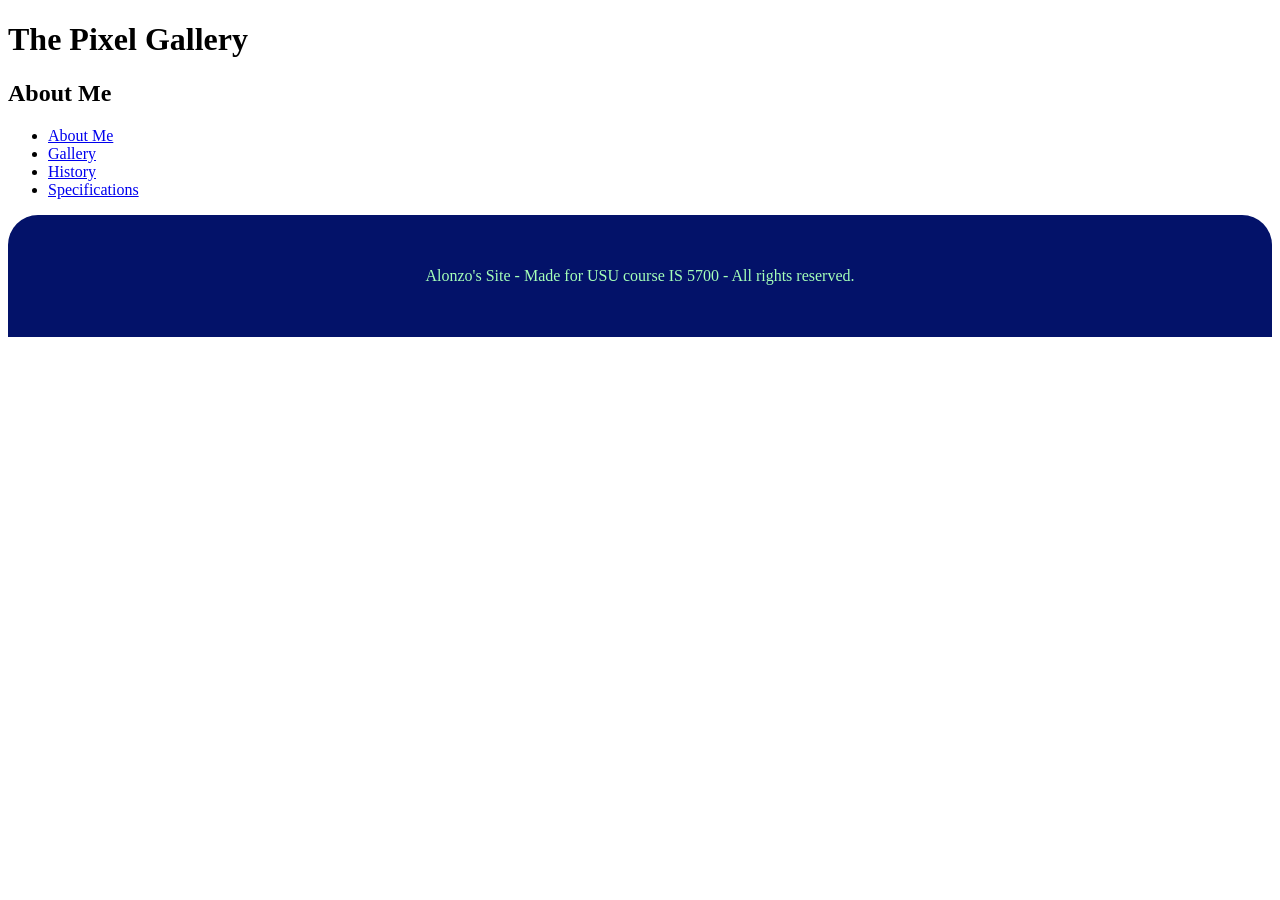
<file: final-project/index.html>
<!DOCTYPE html>
<html lang="en">
<head>
    <meta charset="UTF-8">
    <meta name="viewport" content="width=device-width, initial-scale=1.0">
    <title>The Pixel Gallery</title>
    <link rel="icon" type="image/png" href="images/favicon.png" />
    <link rel="stylesheet" href="pixel_gallery.css" />
</head>

<body>
    <header>
        <h1>The Pixel Gallery</h1>
        <h2>About Me</h2>
    </header>
    <nav>
        <ul>
            <li><a href="index.html">About Me</a></li>
            <li><a href="gallery.html">Gallery</a></li>
            <li><a href="history.html">History</a></li>
            <li><a href="specifications.html">Specifications</a></li>
        </ul>
    </nav>
    <footer>
      <p>Alonzo's Site - Made for USU course IS 5700 - All rights reserved.</p>
    </footer>
</body>
</html>
</file>
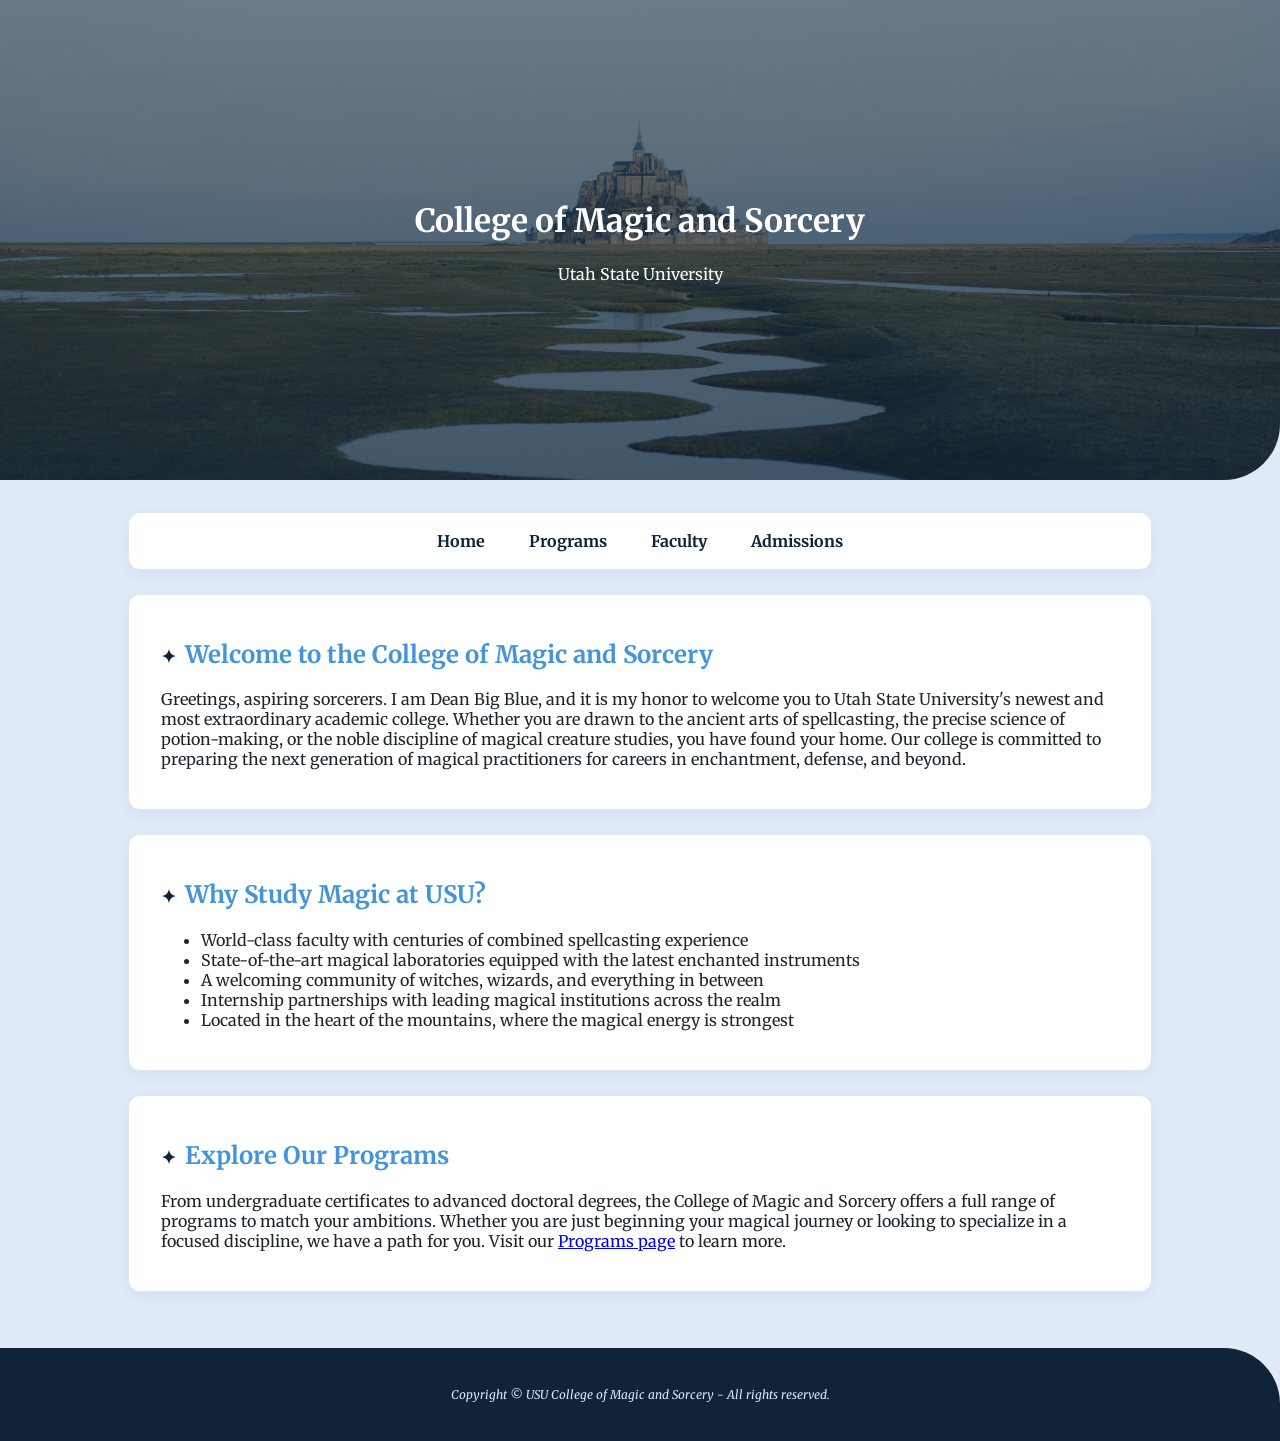
<file: usu-mas/index.html>
<!DOCTYPE html>
<html lang="en">
  <head>
    <meta charset="UTF-8" />
    <meta name="viewport" content="width=device-width, initial-scale=1.0" />
    <title>USU College of Magic and Sorcery</title>
    <link rel="preconnect" href="https://fonts.googleapis.com" />
    <link rel="preconnect" href="https://fonts.gstatic.com" crossorigin />
    <link href="https://fonts.googleapis.com/css2?family=Merriweather:wght@400;700&display=swap" rel="stylesheet" />
    <link rel="stylesheet" href="magic.css" />
    <link rel="icon" type="image/svg+xml" href="images/favicon.svg" />
  </head>
  <body>

    <header class="hero">
      <h1>College of Magic and Sorcery</h1>
      <p>Utah State University</p>
    </header>

    <div id="wrapper">

      <nav>
        <ul>
          <li><a href="index.html">Home</a></li>
          <li><a href="programs.html">Programs</a></li>
          <li><a href="faculty.html">Faculty</a></li>
          <li><a href="admissions.html">Admissions</a></li>
        </ul>
      </nav>

      <main>

        <div class="card">
          <h2>Welcome to the College of Magic and Sorcery</h2>

          <p>
            Greetings, aspiring sorcerers. I am Dean Big Blue, and it is my honor to welcome you
            to Utah State University's newest and most extraordinary academic college. Whether you
            are drawn to the ancient arts of spellcasting, the precise science of potion-making, or
            the noble discipline of magical creature studies, you have found your home. Our college
            is committed to preparing the next generation of magical practitioners for careers in
            enchantment, defense, and beyond.
          </p>
        </div>

        <div class="card">
          <h2>Why Study Magic at USU?</h2>

          <ul>
            <li>World-class faculty with centuries of combined spellcasting experience</li>
            <li>State-of-the-art magical laboratories equipped with the latest enchanted instruments</li>
            <li>A welcoming community of witches, wizards, and everything in between</li>
            <li>Internship partnerships with leading magical institutions across the realm</li>
            <li>Located in the heart of the mountains, where the magical energy is strongest</li>
          </ul>
        </div>

        <div class="card">
          <h2>Explore Our Programs</h2>

          <p>
            From undergraduate certificates to advanced doctoral degrees, the College of Magic and
            Sorcery offers a full range of programs to match your ambitions. Whether you are just
            beginning your magical journey or looking to specialize in a focused discipline, we have
            a path for you. Visit our <a href="programs.html">Programs page</a> to learn more.
          </p>
        </div>

      </main>

    </div>

    <footer>
      <p>Copyright &copy; USU College of Magic and Sorcery - All rights reserved.</p>
    </footer>

  </body>
</html>
</file>
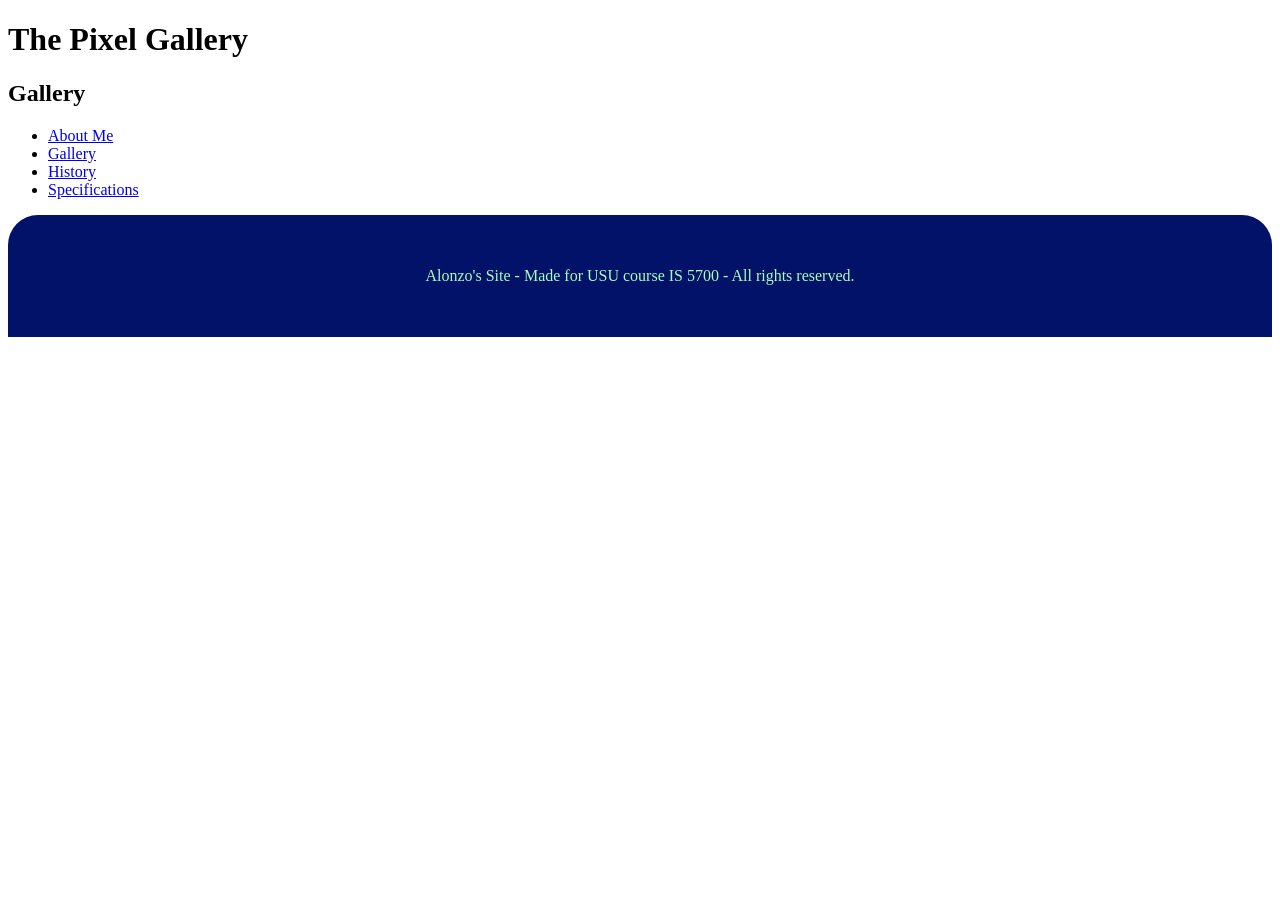
<file: final-project/gallery.html>
<!DOCTYPE html>
<html lang="en">
<head>
    <meta charset="UTF-8">
    <meta name="viewport" content="width=device-width, initial-scale=1.0">
    <title>The Pixel Gallery</title>
    <link rel="icon" type="image/png" href="images/favicon.png" />
    <link rel="stylesheet" href="pixel_gallery.css" />
</head>

<body>
    <header>
        <h1>The Pixel Gallery</h1>
        <h2>Gallery</h2>
    </header>
    <nav>
        <ul>
            <li><a href="index.html">About Me</a></li>
            <li><a href="gallery.html">Gallery</a></li>
            <li><a href="history.html">History</a></li>
            <li><a href="specifications.html">Specifications</a></li>
        </ul>
    </nav>
    <footer>
      <p>Alonzo's Site - Made for USU course IS 5700 - All rights reserved.</p>
    </footer>
</body>
</html>
</file>
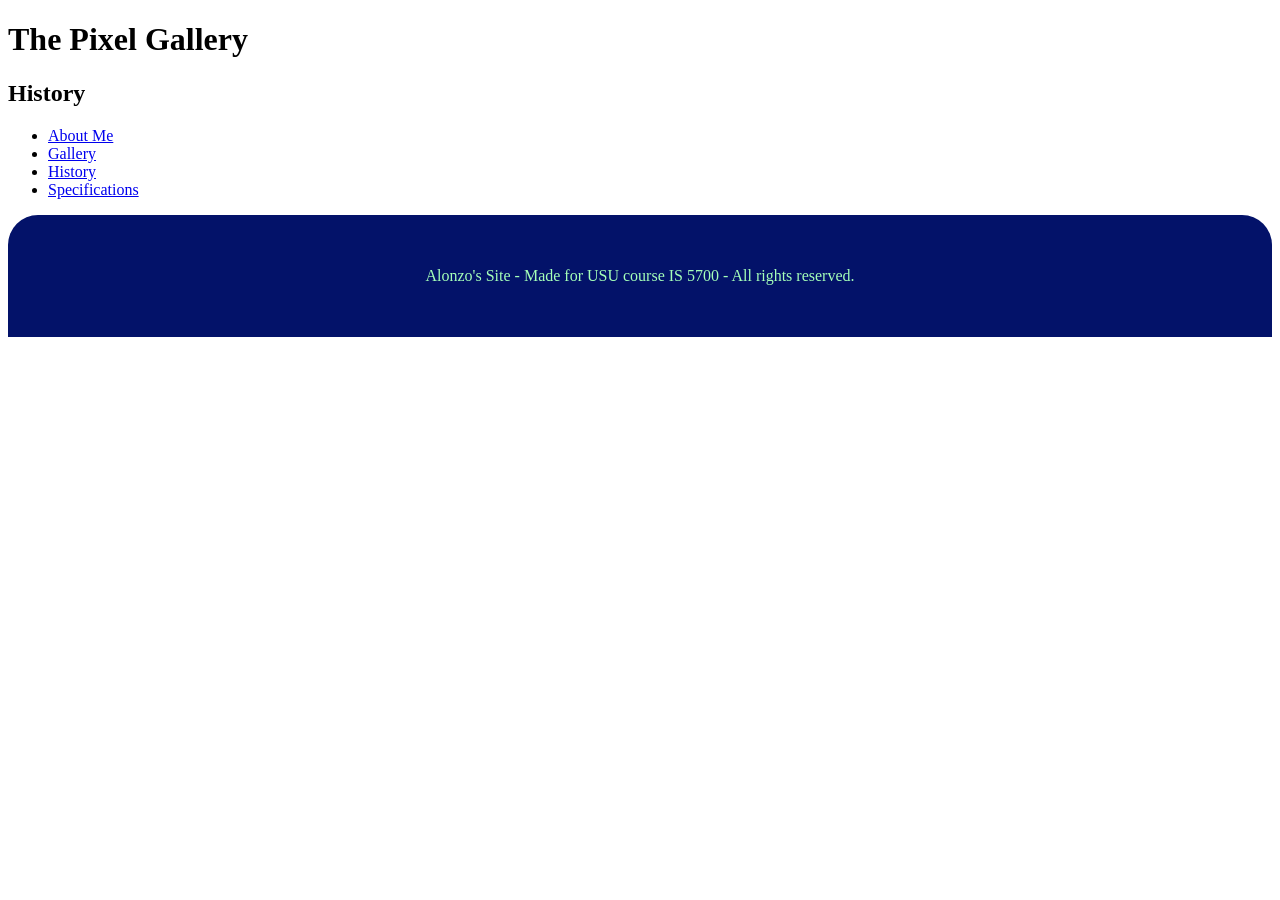
<file: final-project/history.html>
<!DOCTYPE html>
<html lang="en">
<head>
    <meta charset="UTF-8">
    <meta name="viewport" content="width=device-width, initial-scale=1.0">
    <title>The Pixel Gallery</title>
    <link rel="icon" type="image/png" href="images/favicon.png" />
    <link rel="stylesheet" href="pixel_gallery.css" />
</head>

<body>
    <header>
        <h1>The Pixel Gallery</h1>
        <h2>History</h2>
    </header>
    <nav>
        <ul>
            <li><a href="index.html">About Me</a></li>
            <li><a href="gallery.html">Gallery</a></li>
            <li><a href="history.html">History</a></li>
            <li><a href="specifications.html">Specifications</a></li>
        </ul>
    </nav>
    <footer>
      <p>Alonzo's Site - Made for USU course IS 5700 - All rights reserved.</p>
    </footer>
</body>
</html>
</file>
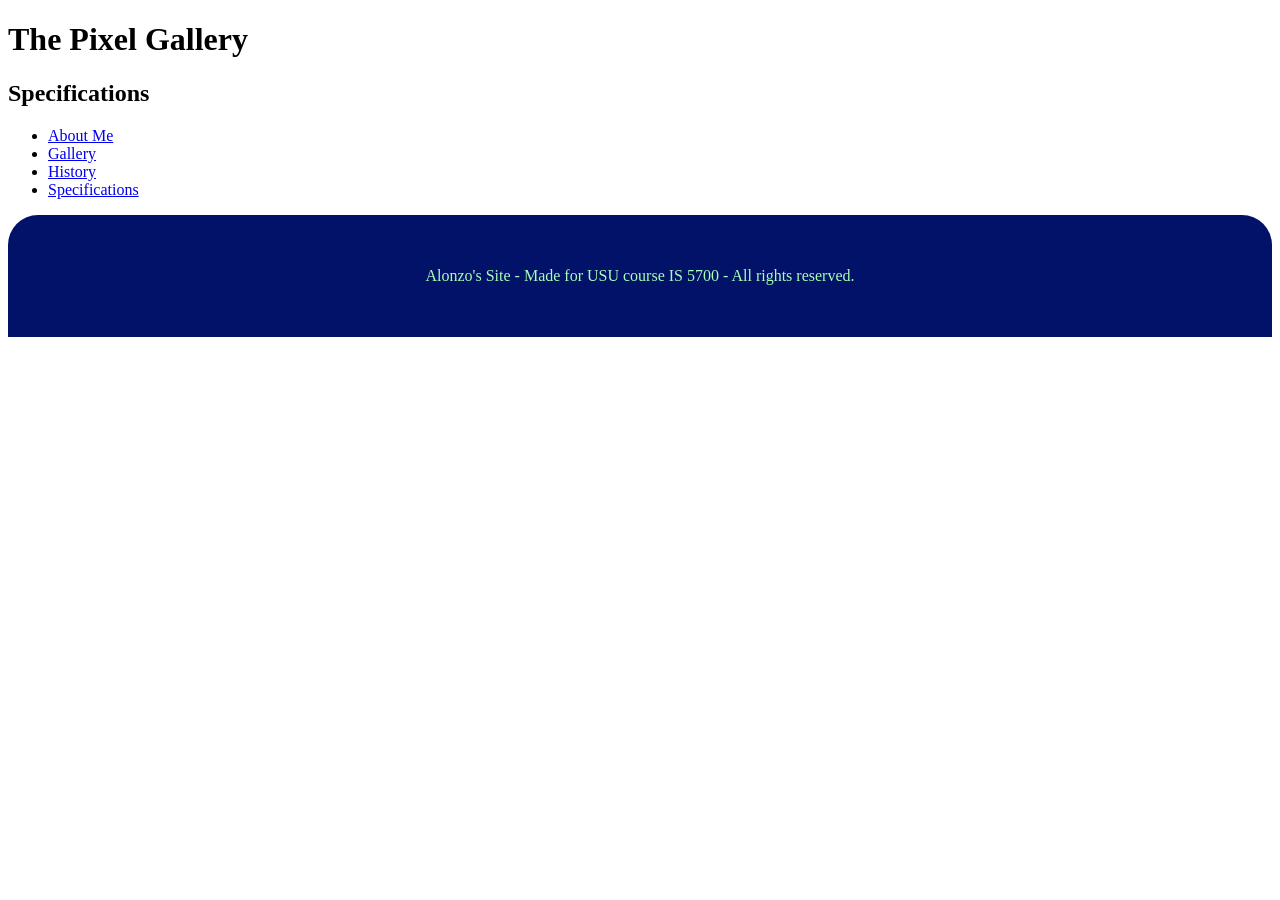
<file: final-project/specifications.html>
<!DOCTYPE html>
<html lang="en">
<head>
    <meta charset="UTF-8">
    <meta name="viewport" content="width=device-width, initial-scale=1.0">
    <title>The Pixel Gallery</title>
    <link rel="icon" type="image/png" href="images/favicon.png" />
    <link rel="stylesheet" href="pixel_gallery.css" />
</head>

<body>
    <header>
        <h1>The Pixel Gallery</h1>
        <h2>Specifications</h2>
    </header>
    <nav>
        <ul>
            <li><a href="index.html">About Me</a></li>
            <li><a href="gallery.html">Gallery</a></li>
            <li><a href="history.html">History</a></li>
            <li><a href="specifications.html">Specifications</a></li>
        </ul>
    </nav>
    <footer>
      <p>Alonzo's Site - Made for USU course IS 5700 - All rights reserved.</p>
    </footer>
</body>
</html>
</file>
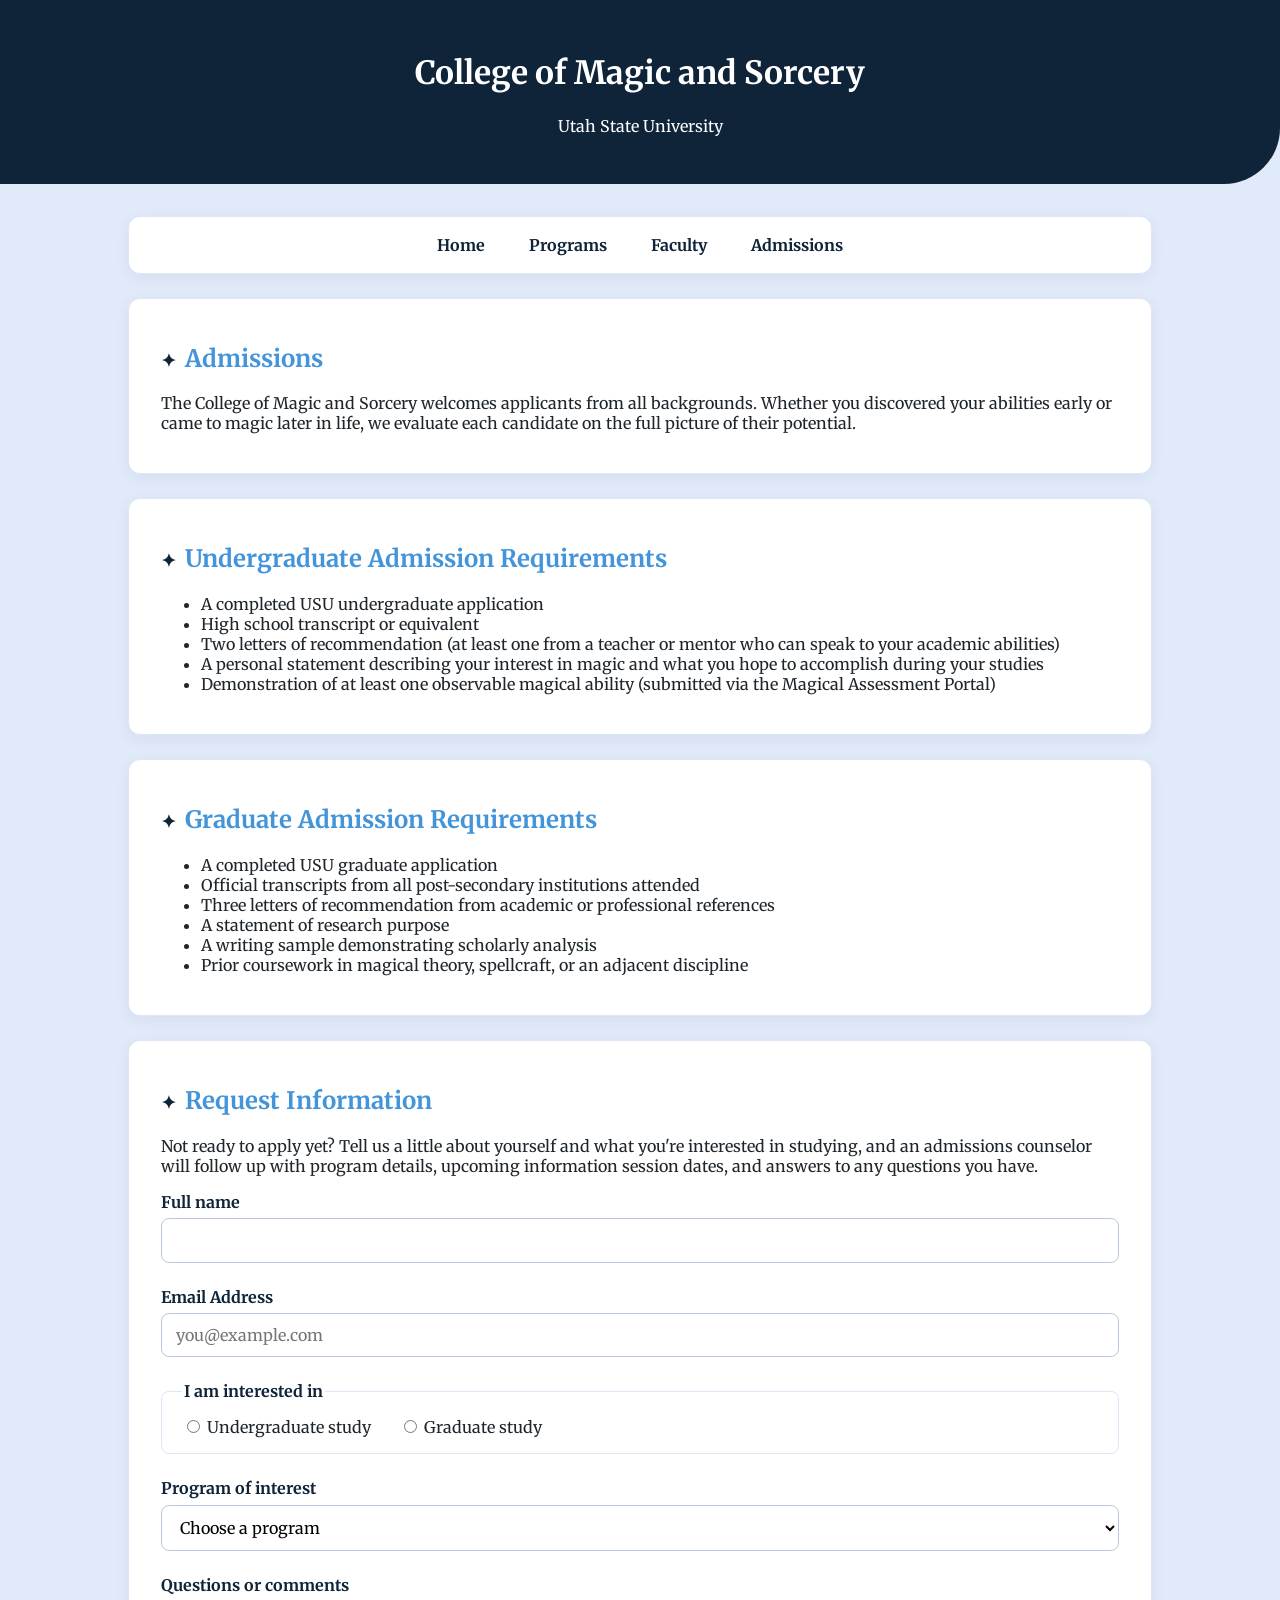
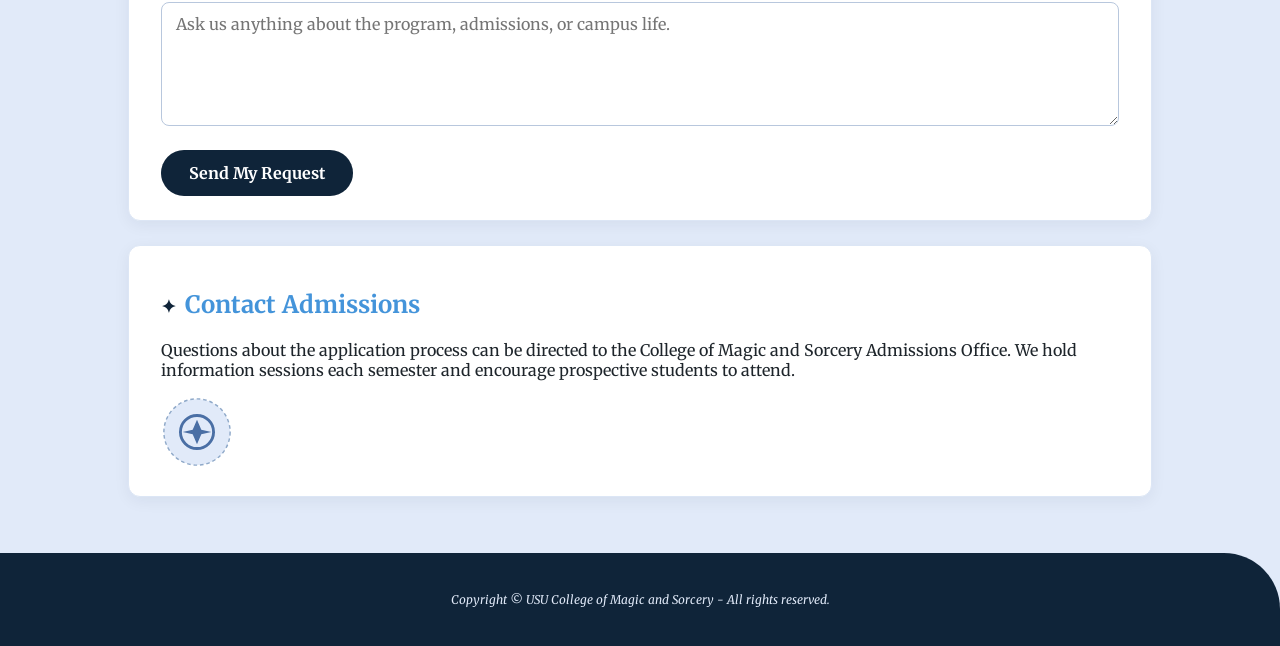
<file: usu-mas/admissions.html>
<!DOCTYPE html>
<html lang="en">
  <head>
    <meta charset="UTF-8" />
    <meta name="viewport" content="width=device-width, initial-scale=1.0" />
    <title>USU College of Magic and Sorcery - Admissions</title>
    <link rel="preconnect" href="https://fonts.googleapis.com" />
    <link rel="preconnect" href="https://fonts.gstatic.com" crossorigin />
    <link href="https://fonts.googleapis.com/css2?family=Merriweather:wght@400;700&display=swap" rel="stylesheet" />
    <link rel="stylesheet" href="magic.css" />
    <link rel="icon" type="image/svg+xml" href="images/favicon.svg" />
  </head>
  <body>

    <header>
      <h1>College of Magic and Sorcery</h1>
      <p>Utah State University</p>
    </header>

    <div id="wrapper">

      <nav>
        <ul>
          <li><a href="index.html">Home</a></li>
          <li><a href="programs.html">Programs</a></li>
          <li><a href="faculty.html">Faculty</a></li>
          <li><a href="admissions.html">Admissions</a></li>
        </ul>
      </nav>

      <main>

        <div class="card">
          <h2>Admissions</h2>

          <p>
            The College of Magic and Sorcery welcomes applicants from all backgrounds. Whether you
            discovered your abilities early or came to magic later in life, we evaluate each
            candidate on the full picture of their potential.
          </p>
        </div>

        <div class="card">
          <h2>Undergraduate Admission Requirements</h2>

          <ul>
            <li>A completed USU undergraduate application</li>
            <li>High school transcript or equivalent</li>
            <li>Two letters of recommendation (at least one from a teacher or mentor who can speak to your academic abilities)</li>
            <li>A personal statement describing your interest in magic and what you hope to accomplish during your studies</li>
            <li>Demonstration of at least one observable magical ability (submitted via the Magical Assessment Portal)</li>
          </ul>
        </div>

        <div class="card">
          <h2>Graduate Admission Requirements</h2>

          <ul>
            <li>A completed USU graduate application</li>
            <li>Official transcripts from all post-secondary institutions attended</li>
            <li>Three letters of recommendation from academic or professional references</li>
            <li>A statement of research purpose</li>
            <li>A writing sample demonstrating scholarly analysis</li>
            <li>Prior coursework in magical theory, spellcraft, or an adjacent discipline</li>
          </ul>
        </div>

        <div class="card">
        <h2>Request Information</h2>
        <p>
        Not ready to apply yet? Tell us a little about yourself and what you're interested in
        studying, and an admissions counselor will follow up with program details, upcoming
        information session dates, and answers to any questions you have.
        </p>
        <form action="https://httpbin.org/post" method="post" target="_blank">
          <div class="field">
            <label for="full-name">Full name</label>
            <input type="text" id="full-name" name="full-name" required />
          </div>
          <div class="field">
            <label for="email">Email Address</label>
            <input type="email" id="email" name="email" placeholder="you@example.com" required />
          </div>
          <fieldset>
            <legend>I am interested in</legend>
            <input type="radio" id="level-undergrad" name="level" value="undergraduate" required />
            <label for="level-undergrad">Undergraduate study</label>
            <input type="radio" id="level-grad" name="level" value="graduate" />
            <label for="level-grad">Graduate study</label>
          </fieldset>
          <div class="field">
            <label for="program">Program of interest</label>
            <select id="program" name="program" required>
            <option value="" disabled selected>Choose a program</option>
            <option value="spellcraft">B.A. in Spellcraft and Enchantment</option>
            <option value="potions">B.S. in Potions and Alchemical Sciences</option>
            <option value="creatures">B.A. in Magical Creature Studies</option>
            <option value="mma">Master of Magical Arts</option>
            <option value="doctorate">Doctor of Sorcery</option>
            <option value="undecided">I'm not sure yet</option>
            </select>
          </div>
          <div class="field">
            <label for="questions">Questions or comments</label>
            <textarea id="questions" name="questions" rows="5" placeholder="Ask us anything about the program, admissions, or campus life."></textarea>
          </div>
          <button type="submit">Send My Request</button>
        </form>
        </div>

        <div class="card">
          <h2>Contact Admissions</h2>

          <p>
            Questions about the application process can be directed to the College of Magic and
            Sorcery Admissions Office. We hold information sessions each semester and encourage
            prospective students to attend.
          </p>

          <a href="mailto:admissions@magic.usu.edu" class="cta-link">
            <img src="images/icon-contact.svg" alt="Contact the Admissions Office" />
          </a>
        </div>

      </main>

    </div>

    <footer>
      <p>Copyright &copy; USU College of Magic and Sorcery - All rights reserved.</p>
    </footer>

  </body>
</html>
</file>
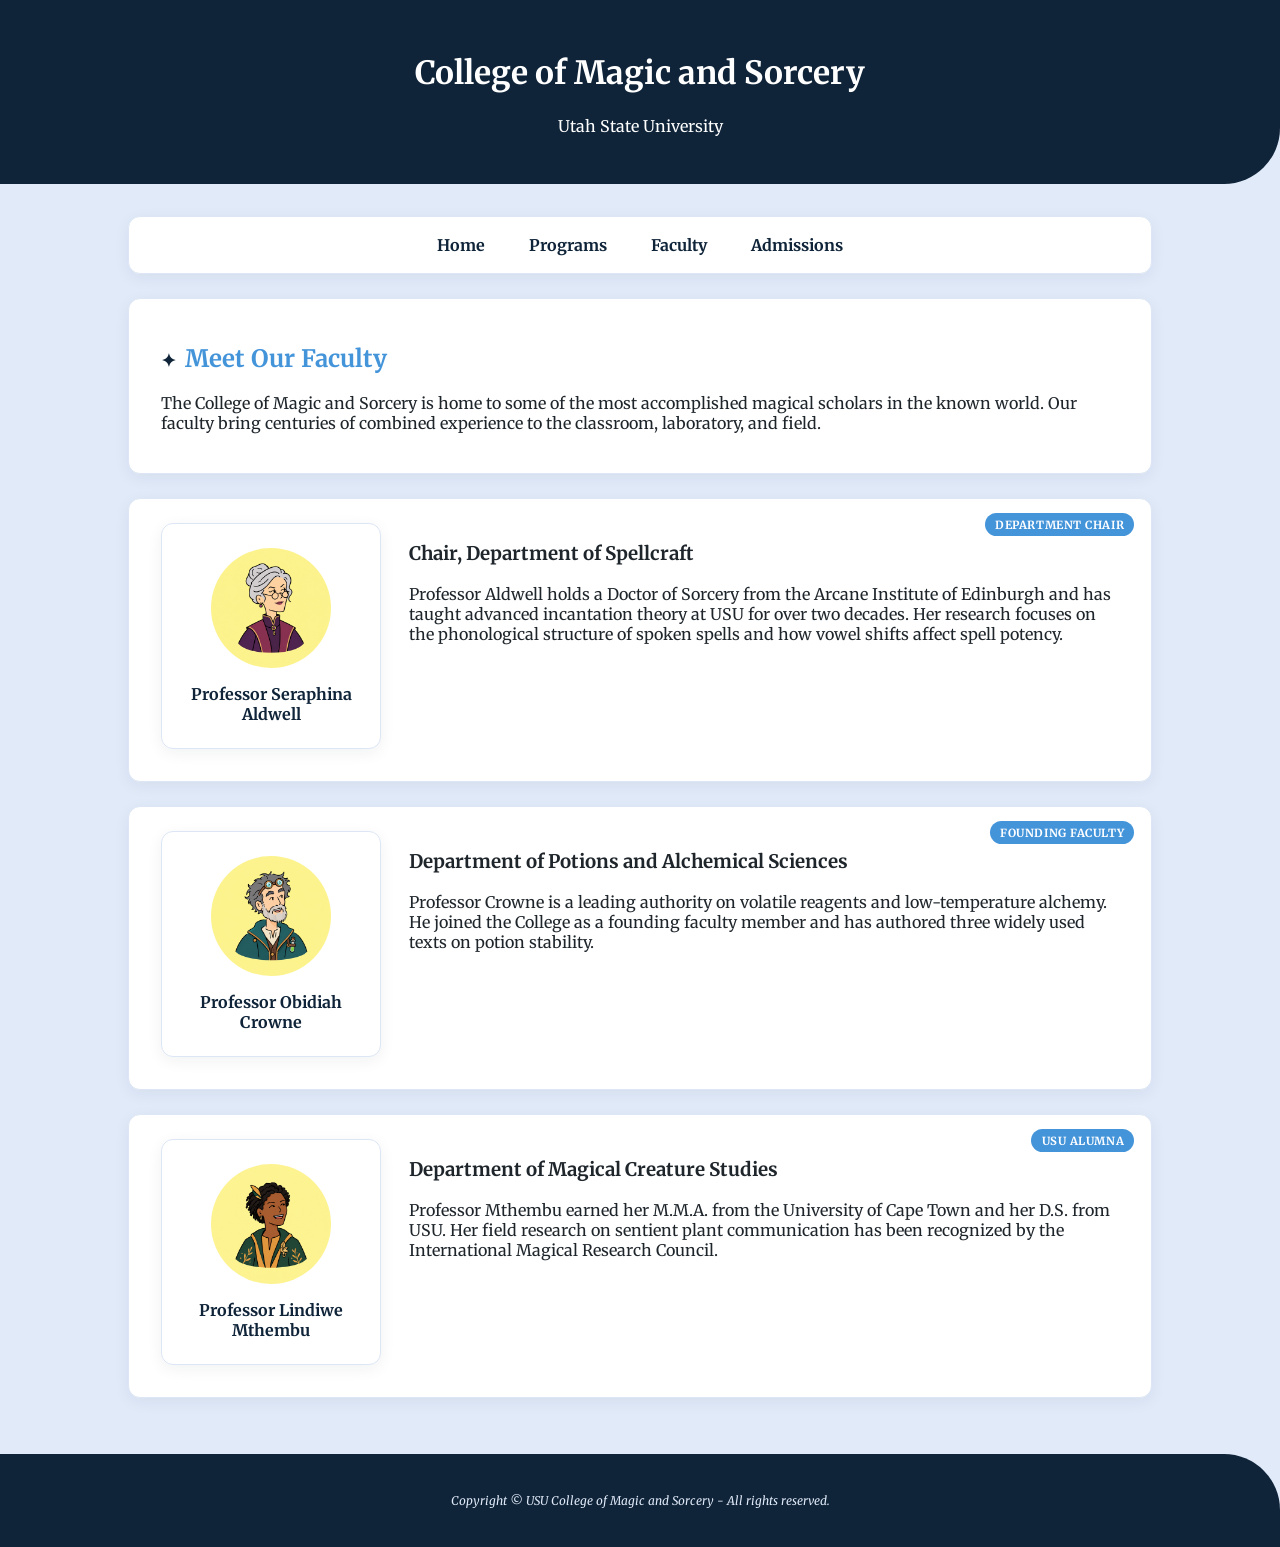
<file: usu-mas/faculty.html>
<!DOCTYPE html>
<html lang="en">
  <head>
    <meta charset="UTF-8" />
    <meta name="viewport" content="width=device-width, initial-scale=1.0" />
    <title>USU College of Magic and Sorcery - Faculty</title>
    <link rel="preconnect" href="https://fonts.googleapis.com" />
    <link rel="preconnect" href="https://fonts.gstatic.com" crossorigin />
    <link href="https://fonts.googleapis.com/css2?family=Merriweather:wght@400;700&display=swap" rel="stylesheet" />
    <link rel="stylesheet" href="magic.css" />
    <link rel="icon" type="image/svg+xml" href="images/favicon.svg" />
  </head>
  <body>

    <header>
      <h1>College of Magic and Sorcery</h1>
      <p>Utah State University</p>
    </header>

    <div id="wrapper">

      <nav>
        <ul>
          <li><a href="index.html">Home</a></li>
          <li><a href="programs.html">Programs</a></li>
          <li><a href="faculty.html">Faculty</a></li>
          <li><a href="admissions.html">Admissions</a></li>
        </ul>
      </nav>

      <main>

        <div class="card">
          <h2>Meet Our Faculty</h2>

          <p>
            The College of Magic and Sorcery is home to some of the most accomplished magical
            scholars in the known world. Our faculty bring centuries of combined experience to the
            classroom, laboratory, and field.
          </p>
        </div>

        <div class="card">
          <span class="badge">Department Chair</span>
          <figure>
            <img src="images/seraphina-aldwell.png" alt="Illustrated portrait of Professor Seraphina Aldwell" class="portrait" />
            <figcaption>Professor Seraphina Aldwell</figcaption>
          </figure>
          <h3>Chair, Department of Spellcraft</h3>
          <p>
            Professor Aldwell holds a Doctor of Sorcery from the Arcane Institute of Edinburgh and
            has taught advanced incantation theory at USU for over two decades. Her research focuses
            on the phonological structure of spoken spells and how vowel shifts affect spell potency.
          </p>
        </div>

        <div class="card">
          <span class="badge">Founding Faculty</span>
          <figure>
            <img src="images/obidiah-crowne.png" alt="Illustrated portrait of Professor Obidiah Crowne" class="portrait" />
            <figcaption>Professor Obidiah Crowne</figcaption>
          </figure>
          <h3>Department of Potions and Alchemical Sciences</h3>
          <p>
            Professor Crowne is a leading authority on volatile reagents and low-temperature alchemy.
            He joined the College as a founding faculty member and has authored three widely used
            texts on potion stability.
          </p>
        </div>

        <div class="card">
          <span class="badge">USU Alumna</span>
          <figure>
            <img src="images/lindiwe-mthembu.png" alt="Illustrated portrait of Professor Lindiwe Mthembu" class="portrait" />
            <figcaption>Professor Lindiwe Mthembu</figcaption>
          </figure>
          <h3>Department of Magical Creature Studies</h3>
          <p>
            Professor Mthembu earned her M.M.A. from the University of Cape Town and her D.S. from
            USU. Her field research on sentient plant communication has been recognized by the
            International Magical Research Council.
          </p>
        </div>

      </main>

    </div>

    <footer>
      <p>Copyright &copy; USU College of Magic and Sorcery - All rights reserved.</p>
    </footer>

  </body>
</html>
</file>
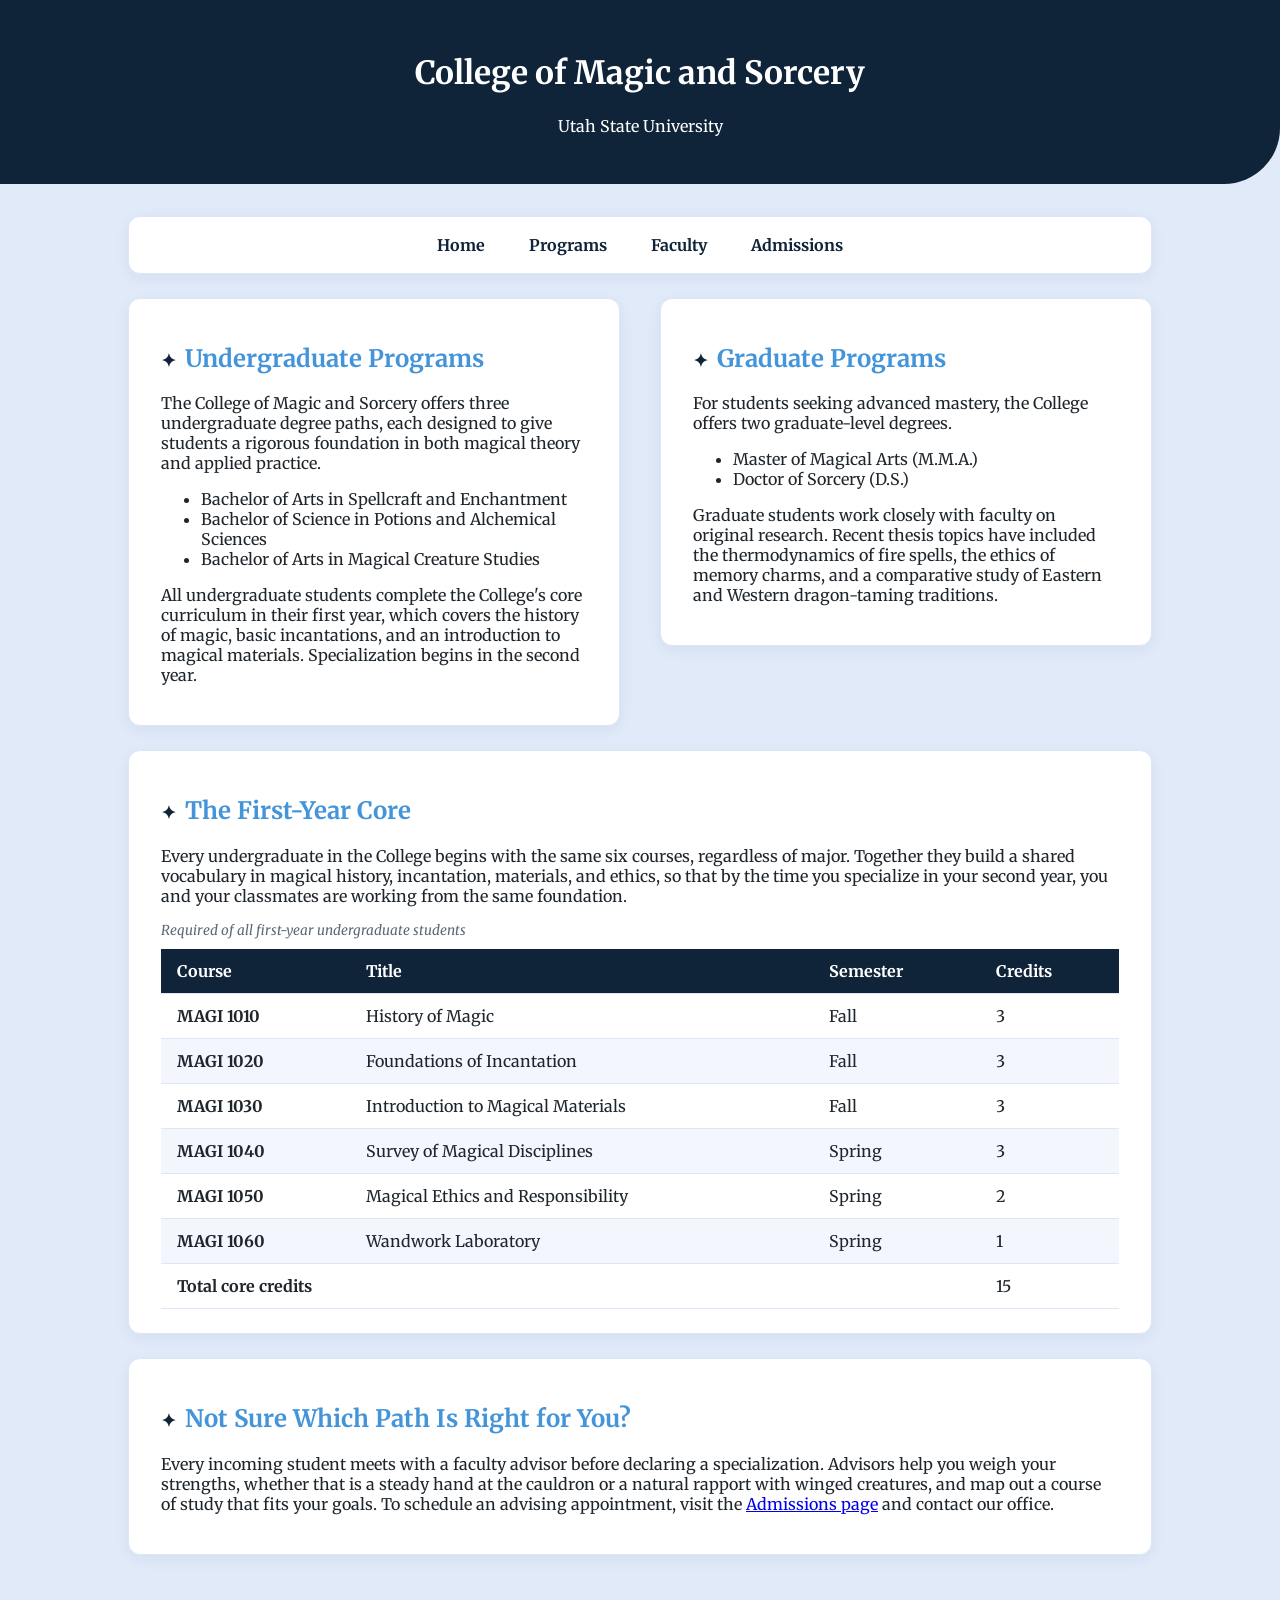
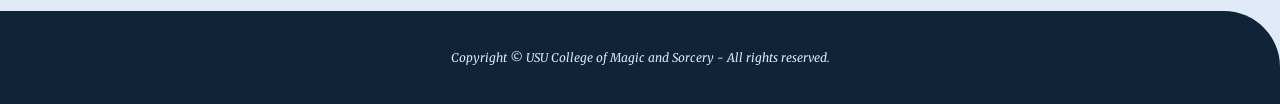
<file: usu-mas/programs.html>
<!DOCTYPE html>
<html lang="en">
  <head>
    <meta charset="UTF-8" />
    <meta name="viewport" content="width=device-width, initial-scale=1.0" />
    <title>USU College of Magic and Sorcery - Programs</title>
    <link rel="preconnect" href="https://fonts.googleapis.com" />
    <link rel="preconnect" href="https://fonts.gstatic.com" crossorigin />
    <link href="https://fonts.googleapis.com/css2?family=Merriweather:wght@400;700&display=swap" rel="stylesheet" />
    <link rel="stylesheet" href="magic.css" />
    <link rel="icon" type="image/svg+xml" href="images/favicon.svg" />
  </head>
  <body>

    <header>
      <h1>College of Magic and Sorcery</h1>
      <p>Utah State University</p>
    </header>

    <div id="wrapper">

      <nav>
        <ul>
          <li><a href="index.html">Home</a></li>
          <li><a href="programs.html">Programs</a></li>
          <li><a href="faculty.html">Faculty</a></li>
          <li><a href="admissions.html">Admissions</a></li>
        </ul>
      </nav>

      <main>

        <div class="card column-left">
          <h2>Undergraduate Programs</h2>

          <p>
            The College of Magic and Sorcery offers three undergraduate degree paths, each designed
            to give students a rigorous foundation in both magical theory and applied practice.
          </p>

          <ul>
            <li>Bachelor of Arts in Spellcraft and Enchantment</li>
            <li>Bachelor of Science in Potions and Alchemical Sciences</li>
            <li>Bachelor of Arts in Magical Creature Studies</li>
          </ul>

          <p>
            All undergraduate students complete the College's core curriculum in their first year,
            which covers the history of magic, basic incantations, and an introduction to magical
            materials. Specialization begins in the second year.
          </p>
        </div>

        <div class="card column-right">
          <h2>Graduate Programs</h2>

          <p>
            For students seeking advanced mastery, the College offers two graduate-level degrees.
          </p>

          <ul>
            <li>Master of Magical Arts (M.M.A.)</li>
            <li>Doctor of Sorcery (D.S.)</li>
          </ul>

          <p>
            Graduate students work closely with faculty on original research. Recent thesis topics
            have included the thermodynamics of fire spells, the ethics of memory charms, and a
            comparative study of Eastern and Western dragon-taming traditions.
          </p>
        </div>

        <div class="card clear">
          <h2>The First-Year Core</h2>
          <p>
            Every undergraduate in the College begins with the same six courses, regardless of
            major. Together they build a shared vocabulary in magical history, incantation,
            materials, and ethics, so that by the time you specialize in your second year, you and
            your classmates are working from the same foundation.
          </p>
          <table>
            <caption>Required of all first-year undergraduate students</caption>
            <thead>
              <tr>
              <th scope="col">Course</th>
              <th scope="col">Title</th>
              <th scope="col">Semester</th>
              <th scope="col">Credits</th>
              </tr>
            </thead>
            <tbody>
              <tr>
              <th scope="row">MAGI 1010</th>
              <td>History of Magic</td>
              <td>Fall</td>
              <td>3</td>
              </tr>
              <tr>
              <th scope="row">MAGI 1020</th>
              <td>Foundations of Incantation</td>
              <td>Fall</td>
              <td>3</td>
              </tr>
              <tr>
              <th scope="row">MAGI 1030</th>
              <td>Introduction to Magical Materials</td>
              <td>Fall</td>
              <td>3</td>
              </tr>
              <tr>
              <th scope="row">MAGI 1040</th>
              <td>Survey of Magical Disciplines</td>
              <td>Spring</td>
              <td>3</td>
              </tr>
              <tr>
              <th scope="row">MAGI 1050</th>
              <td>Magical Ethics and Responsibility</td>
              <td>Spring</td>
              <td>2</td>
              </tr>
              <tr>
              <th scope="row">MAGI 1060</th>
              <td>Wandwork Laboratory</td>
              <td>Spring</td>
              <td>1</td>
              </tr>
            </tbody>
            <tfoot>
              <tr>
                <th scope="row" colspan="3">Total core credits</th>
                <td>15</td>
              </tr>
            </tfoot>
          </table>
        </div>

        <div class="card clear">
          <h2>Not Sure Which Path Is Right for You?</h2>

          <p>
            Every incoming student meets with a faculty advisor before declaring a specialization.
            Advisors help you weigh your strengths, whether that is a steady hand at the cauldron or
            a natural rapport with winged creatures, and map out a course of study that fits your
            goals. To schedule an advising appointment, visit the
            <a href="admissions.html">Admissions page</a> and contact our office.
          </p>
        </div>

      </main>

    </div>

    <footer>
      <p>Copyright &copy; USU College of Magic and Sorcery - All rights reserved.</p>
    </footer>

  </body>
</html>
</file>
<file: final-project/pixel_gallery.css>
footer {
  background-color: #031269;
  color: #a5ffb8;
  font-size: 1em;
  font-style: bold;
  text-align: center;
  padding: 2.25em 1.5em;
  border-radius: 30px 30px 0 0;
}
</file>
<file: usu-mas/magic.css>
* {
  box-sizing: border-box;
}

body {
  margin: 0;
  background-color: #E1EAF9;
  color: #1E252B;
  font-family: "Merriweather", Georgia, serif;
}

header {
  background-color: #0F2439;
  color: #FFFFFF;
  text-align: center;
  padding: 2em 1.5em;
  border-radius: 0 0 56px 0;
}

header.hero {
  background-image: linear-gradient(rgba(15, 36, 57, 0.6), rgba(15, 36, 57, 0.75)), url(images/hero-banner.jpg);
  background-repeat: no-repeat;
  background-position: center;
  background-size: cover;
  padding: 180px 1.5em;
}

h1 {
  line-height: 1.3;
}

h2 {
  color: #4494DA;
}

h2::before {
  content: "\2726";
  color: #0F2439;
  font-size: .75em;
  margin-right: .5em;
}

nav {
  background-color: #FFFFFF;
  border: 1px solid #DCE6F5;
  border-radius: 12px;
  text-align: center;
  font-weight: bold;
  padding: .5em;
  margin-bottom: 1.5em;
  box-shadow: 0 4px 16px rgba(15, 36, 57, 0.06);
  position: sticky;
  top: 1em;
  z-index: 10;
}

nav ul {
  list-style-type: none;
  margin: 0;
  padding: 0;
}

nav li {
  display: inline-block;
}

nav a {
  display: block;
  padding: .6em 1.25em;
  border-radius: 8px;
  text-decoration: none;
}

nav a:link {
  color: #0F2439;
}

nav a:visited {
  color: #0F2439;
}

nav a:hover {
  background-color: #E1EAF9;
}

nav a:active {
  background-color: #4494DA;
  color: #FFFFFF;
}

nav a:focus {
  outline: 3px solid #4494DA;
  outline-offset: 2px;
}

footer {
  background-color: #0F2439;
  color: #E1EAF9;
  font-size: .75em;
  font-style: italic;
  text-align: center;
  padding: 2.25em 1.5em;
  border-radius: 0 56px 0 0;
}

#wrapper {
  width: 80%;
  margin-left: auto;
  margin-right: auto;
  padding: 2em 0;
}

.card {
  background-color: #FFFFFF;
  border: 1px solid #DCE6F5;
  border-radius: 12px;
  padding: 1.5em 2em;
  margin-bottom: 1.5em;
  box-shadow: 0 4px 16px rgba(15, 36, 57, 0.06);
  overflow: auto;
  position: relative;
}

.column-left {
  float: left;
  width: 48%;
}

.column-right {
  float: right;
  width: 48%;
}

.clear {
  clear: both;
}

.badge {
  position: absolute;
  top: 1.25em;
  right: 1.5em;
  background-color: #4494DA;
  color: #FFFFFF;
  font-size: .7em;
  font-weight: bold;
  text-transform: uppercase;
  letter-spacing: .05em;
  padding: .4em .9em;
  border-radius: 999px;
}

figure {
  background-color: #FFFFFF;
  border: 1px solid #DCE6F5;
  border-radius: 12px;
  padding: 1.5em;
  margin: 0 0 1em 0;
  text-align: center;
  box-shadow: 0 4px 16px rgba(15, 36, 57, 0.06);
  display: block;
}

.card figure {
  float: left;
  width: 220px;
  margin: 0 1.75em .5em 0;
}

img.portrait {
  width: 120px;
  height: 120px;
  border-radius: 50%;
  border-style: none;
  object-fit: cover;
}

figcaption {
  margin-top: .75em;
  font-weight: bold;
  color: #0F2439;
}

.cta-link img {
  width: 72px;
  height: 72px;
  border-radius: 50%;
  border-style: none;
}

/* Tables */

table {
width: 100%;
border-collapse: collapse;
margin-top: 1em;
}

th,
td {
padding: .75em 1em;
text-align: left;
border-bottom: 1px solid #DCE6F5;
}

caption {
  text-align: left;
  font-style: italic;
  font-size: 0.85em;
  color: #5A6878;
  padding-bottom: 0.75em;
}

thead th {
  background-color: #0F2439;
  color: #FFFFFF;
}

tbody tr:nth-of-type(even) {
background-color: #F3F7FD;
}

/* Forms */

form {
  display: flex;
  flex-direction: column;
  gap: 1.5em;
}

.field {
  display: flex;
  flex-direction: column;
  gap: 0.4em;
}

.field label, legend {
  font-weight: bold;
  color: #0F2439;
}

input[type="text"],
input[type="email"],
select,
textarea {
font: inherit;
padding: .7em .9em;
border: 1px solid #B8C7DD;
border-radius: 8px;
background-color: #FFFFFF;
}

textarea {
  resize: vertical;
}

input:focus, select:focus, textarea:focus {
  outline: 3px solid #4494D4;
  outline-offset: 2px;
}

fieldset {
  border: 1px solid #DCE6F5;
  border-radius: 8px;
  padding: 1em 1.25em;
  margin: 0;
}

fieldset label {
  margin-right: 1.5em;
}

button {
  font: inherit;
  font-weight: bold;
  background-color: #0F2439;
  color: #FFFFFF;
  padding: 0.8em 1.75em;
  border: none;
  border-radius: 999px;
  cursor: pointer;
  align-self: flex-start;
}

button:hover {
  background-color: #4494D4;
}

button:focus {
  outline: 3px solid #4494D4;
  outline-offset: 2px;
}
</file>
